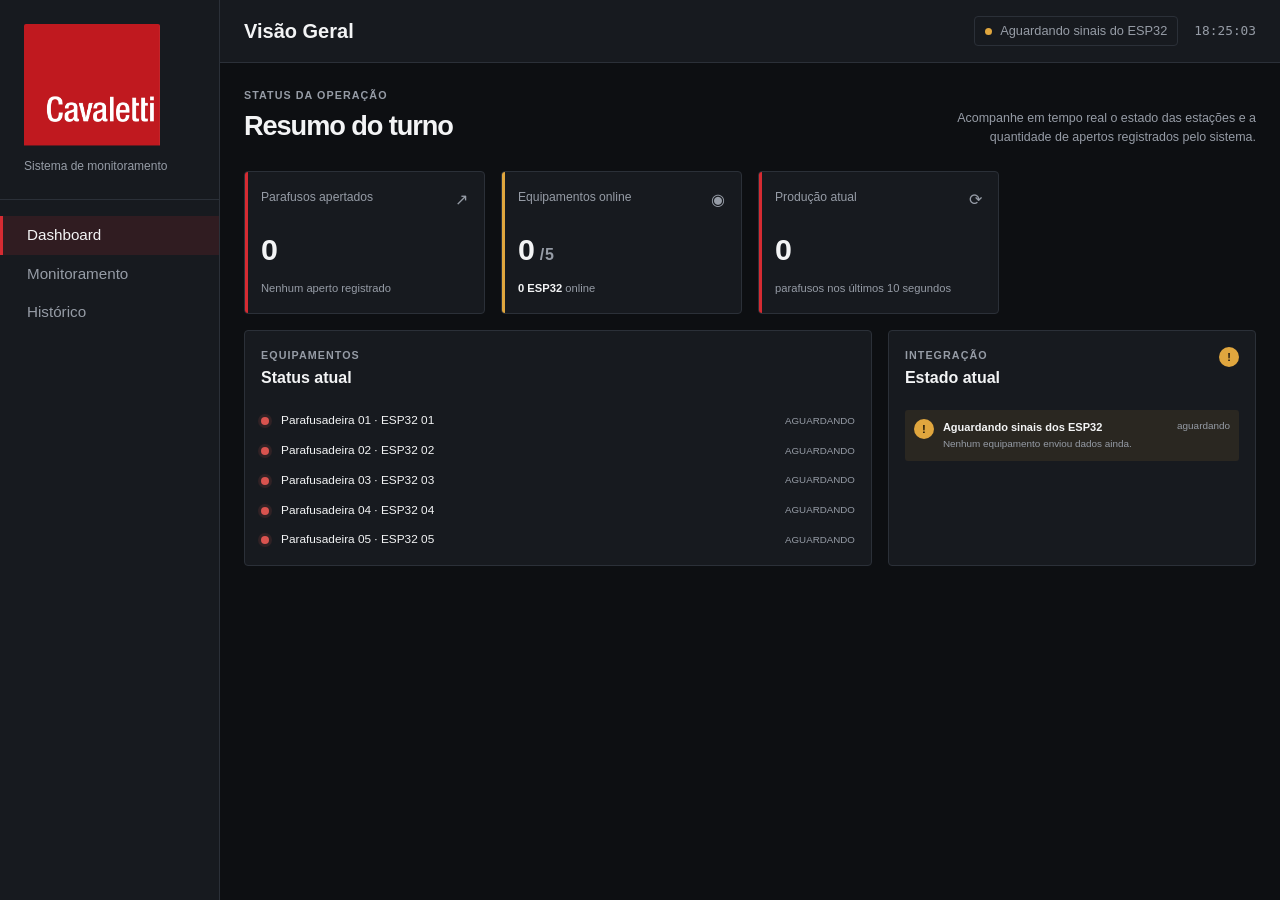
<file: index.html>
<!DOCTYPE html>
<html lang="pt-BR">

<head>

  <meta charset="UTF-8">

  <meta
    name="viewport"
    content="width=device-width, initial-scale=1.0"
  >

  <title>Cavalleti — Sistema de Monitoramento</title>

  <link rel="stylesheet" href="css/variables.css">
  <link rel="stylesheet" href="css/style.css">
  <link rel="stylesheet" href="css/dashboard.css">

</head>


<body>

  <div class="app">

    <!-- ==========================================
         SIDEBAR
         ========================================== -->

    <aside class="sidebar">

      <div class="sidebar__logo">

        <img
          src="assets/cavalleti-logo-mark.png"
          alt="Cavalleti"
        >

        <span>
          Sistema de monitoramento
        </span>

      </div>


      <nav>

        <ul>

          <li>

            <a href="index.html" class="ativo">
              Dashboard
            </a>

          </li>


          <li>

            <a href="monitoramento.html">
              Monitoramento
            </a>

          </li>


          <li>

            <a href="historico.html">
              Histórico
            </a>

          </li>

        </ul>

      </nav>

    </aside>


    <!-- ==========================================
         ÁREA PRINCIPAL
         ========================================== -->

    <div class="main">


      <!-- TOPBAR -->

      <header class="topbar">

        <h1>
          Visão Geral
        </h1>


        <div class="topbar__info">

          <span class="topbar__status">

            <i></i>

            Aguardando sinais do ESP32

          </span>


          <time id="relogio">
            --:--:--
          </time>

        </div>

      </header>


      <!-- ==========================================
           CONTEÚDO
           ========================================== -->

      <main class="content">


        <!-- INTRODUÇÃO -->

        <section class="introducao">

          <div>

            <p class="rotulo">
              STATUS DA OPERAÇÃO
            </p>

            <h2>
              Resumo do turno
            </h2>

          </div>


          <p>
            Acompanhe em tempo real o estado das
            estações e a quantidade de apertos
            registrados pelo sistema.
          </p>

        </section>


        <!-- ==========================================
             INDICADORES
             ========================================== -->

        <section
          class="cards-indicadores"
          aria-label="Indicadores principais"
        >


          <!-- TOTAL DE APERTOS -->

          <article
            class="card indicador indicador--azul"
          >

            <div class="indicador__cabecalho">

              <span>
                Parafusos apertados
              </span>

              <span>
                ↗
              </span>

            </div>


            <strong id="total-apertos">
              0
            </strong>


            <p id="descricao-apertos">
              Nenhum aperto registrado
            </p>

          </article>


          <!-- EQUIPAMENTOS ONLINE -->

          <article
            class="card indicador indicador--amarelo"
          >

            <div class="indicador__cabecalho">

              <span>
                Equipamentos online
              </span>

              <span>
                ◉
              </span>

            </div>


            <strong id="equipamentos-online">
              0 <small>/ 5</small>
            </strong>


            <p id="descricao-equipamentos">
              <b>0 ESP32</b> online
            </p>

          </article>


          <!-- APERTOS NOS ÚLTIMOS 10 SEGUNDOS -->

          <article
            class="card indicador indicador--azul"
          >

            <div class="indicador__cabecalho">

              <span>
                Produção atual
              </span>

              <span>
                ⟳
              </span>

            </div>


            <strong id="apertos-10-segundos">
              0
            </strong>


            <p>
              parafusos nos últimos 10 segundos
            </p>

          </article>

        </section>


        <!-- ==========================================
             PAINÉIS
             ========================================== -->

        <section class="painel-grid">


          <!-- ========================================
               EQUIPAMENTOS
               ======================================== -->

          <article class="card painel">


            <header class="painel__cabecalho">

              <div>

                <p class="rotulo">
                  EQUIPAMENTOS
                </p>

                <h3>
                  Status atual
                </h3>

              </div>

            </header>


            <div
              class="lista-equipamentos"
              id="lista-equipamentos"
            >

              <!--
                O JavaScript preencherá esta área.
              -->

              <div>

                <i class="status status--offline"></i>

                <span>
                  Parafusadeira 01 · ESP32 01
                </span>

                <small>
                  AGUARDANDO
                </small>

              </div>


              <div>

                <i class="status status--offline"></i>

                <span>
                  Parafusadeira 02 · ESP32 02
                </span>

                <small>
                  AGUARDANDO
                </small>

              </div>


              <div>

                <i class="status status--offline"></i>

                <span>
                  Parafusadeira 03 · ESP32 03
                </span>

                <small>
                  AGUARDANDO
                </small>

              </div>


              <div>

                <i class="status status--offline"></i>

                <span>
                  Parafusadeira 04 · ESP32 04
                </span>

                <small>
                  AGUARDANDO
                </small>

              </div>


              <div>

                <i class="status status--offline"></i>

                <span>
                  Parafusadeira 05 · ESP32 05
                </span>

                <small>
                  AGUARDANDO
                </small>

              </div>

            </div>

          </article>


          <!-- ========================================
               INTEGRAÇÃO
               ======================================== -->

          <article class="card painel">


            <header class="painel__cabecalho">

              <div>

                <p class="rotulo">
                  INTEGRAÇÃO
                </p>

                <h3>
                  Estado atual
                </h3>

              </div>


              <span
                class="contador-alerta"
                id="contador-alerta"
              >
                !
              </span>

            </header>


            <div
              class="lista-alertas"
              id="lista-alertas"
            >

              <div class="alerta alerta--amarelo">

                <b>!</b>

                <p>

                  <strong>
                    Aguardando sinais dos ESP32
                  </strong>

                  <span>
                    Nenhum equipamento enviou dados ainda.
                  </span>

                </p>

                <time>
                  aguardando
                </time>

              </div>

            </div>

          </article>


        </section>

      </main>

    </div>

  </div>


  <script src="/js/dashboard.js"></script>

</body>

</html>
</file>
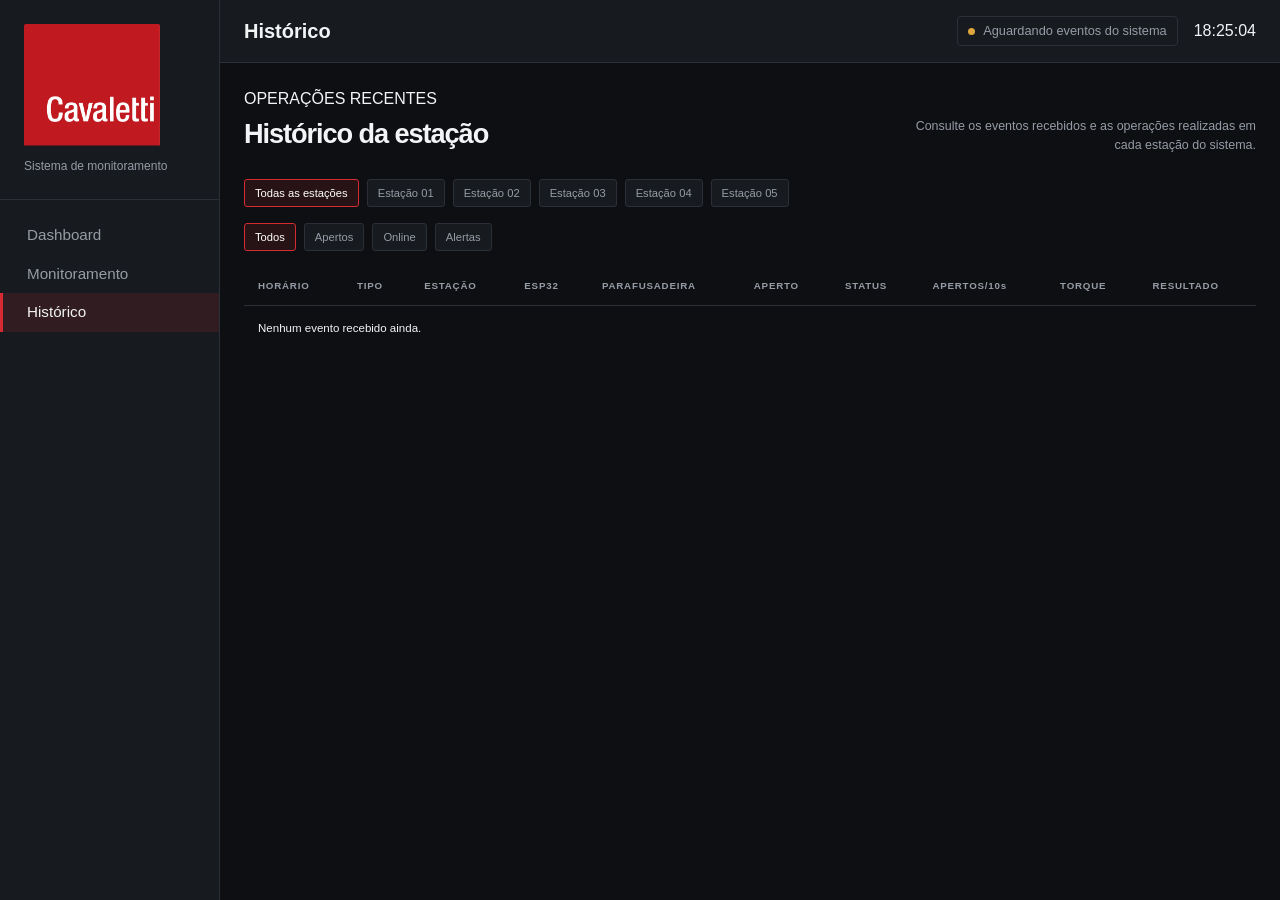
<file: historico.html>
<!DOCTYPE html>
<html lang="pt-BR">

<head>
  <meta charset="UTF-8">
  <meta name="viewport" content="width=device-width, initial-scale=1.0">

  <title>Cavalleti — Histórico de operações</title>

  <link rel="stylesheet" href="css/variables.css">
  <link rel="stylesheet" href="css/style.css">
  <link rel="stylesheet" href="css/pages.css">
</head>

<body>
  <div class="app">

    <aside class="sidebar">
      <div class="sidebar__logo">
        <img
          src="assets/cavalleti-logo-mark.png"
          alt="Cavalleti"
        >

        <span>Sistema de monitoramento</span>
      </div>

      <nav>
        <ul>
          <li>
            <a href="index.html">Dashboard</a>
          </li>

          <li>
            <a href="monitoramento.html">Monitoramento</a>
          </li>

          <li>
            <a href="historico.html" class="ativo">Histórico</a>
          </li>
        </ul>
      </nav>
    </aside>

    <div class="main">

      <header class="topbar">
        <h1>Histórico</h1>

        <div class="topbar__info">
          <span class="topbar__status">
            <i></i>
            Aguardando eventos do sistema
          </span>

          <time data-relogio>--:--:--</time>
        </div>
      </header>

      <main class="content">

        <section class="titulo-tela">
          <div>
            <p class="rotulo">OPERAÇÕES RECENTES</p>
            <h2>Histórico da estação</h2>
          </div>

          <p>
            Consulte os eventos recebidos e as operações
            realizadas em cada estação do sistema.
          </p>
        </section>

        <!-- ================================== -->
        <!-- ABAS DE ESTAÇÃO                    -->
        <!-- ================================== -->

        <div
          id="abas-estacao"
          class="filtros"
          aria-label="Selecionar estação"
        >

          <button
            class="filtro ativo"
            type="button"
            data-estacao="all"
          >
            Todas as estações
          </button>

          <button
            class="filtro"
            type="button"
            data-estacao="ESP32 01"
          >
            Estação 01
          </button>

          <button
            class="filtro"
            type="button"
            data-estacao="ESP32 02"
          >
            Estação 02
          </button>

          <button
            class="filtro"
            type="button"
            data-estacao="ESP32 03"
          >
            Estação 03
          </button>

          <button
            class="filtro"
            type="button"
            data-estacao="ESP32 04"
          >
            Estação 04
          </button>

          <button
            class="filtro"
            type="button"
            data-estacao="ESP32 05"
          >
            Estação 05
          </button>

        </div>

        <!-- ================================== -->
        <!-- FILTROS DE EVENTOS                 -->
        <!-- ================================== -->

        <div
          class="filtros"
          aria-label="Filtros de histórico"
        >

          <button
            class="filtro ativo"
            type="button"
            data-tipo-filtro="all"
          >
            Todos
          </button>

          <button
            class="filtro"
            type="button"
            data-tipo-filtro="tightening"
          >
            Apertos
          </button>

          <button
            class="filtro"
            type="button"
            data-tipo-filtro="online"
          >
            Online
          </button>

          <button
            class="filtro"
            type="button"
            data-tipo-filtro="alert"
          >
            Alertas
          </button>

        </div>

        <!-- ================================== -->
        <!-- TABELA DE HISTÓRICO                -->
        <!-- ================================== -->

        <section class="card tabela-wrap">

          <table class="tabela-historico">

            <thead>
              <tr>
                <th>HORÁRIO</th>
                <th>TIPO</th>
                <th>ESTAÇÃO</th>
                <th>ESP32</th>
                <th>PARAFUSADEIRA</th>
                <th>APERTO</th>
                <th>STATUS</th>
                <th>APERTOS/10s</th>
                <th>TORQUE</th>
                <th>RESULTADO</th>
              </tr>
            </thead>

            <tbody id="historico-corpo">
              <tr>
                <td colspan="10">
                  Nenhum evento recebido ainda.
                </td>
              </tr>
            </tbody>

          </table>

        </section>

      </main>
    </div>

  </div>

  <script src="/js/historico.js"></script>

</body>

</html>
</file>
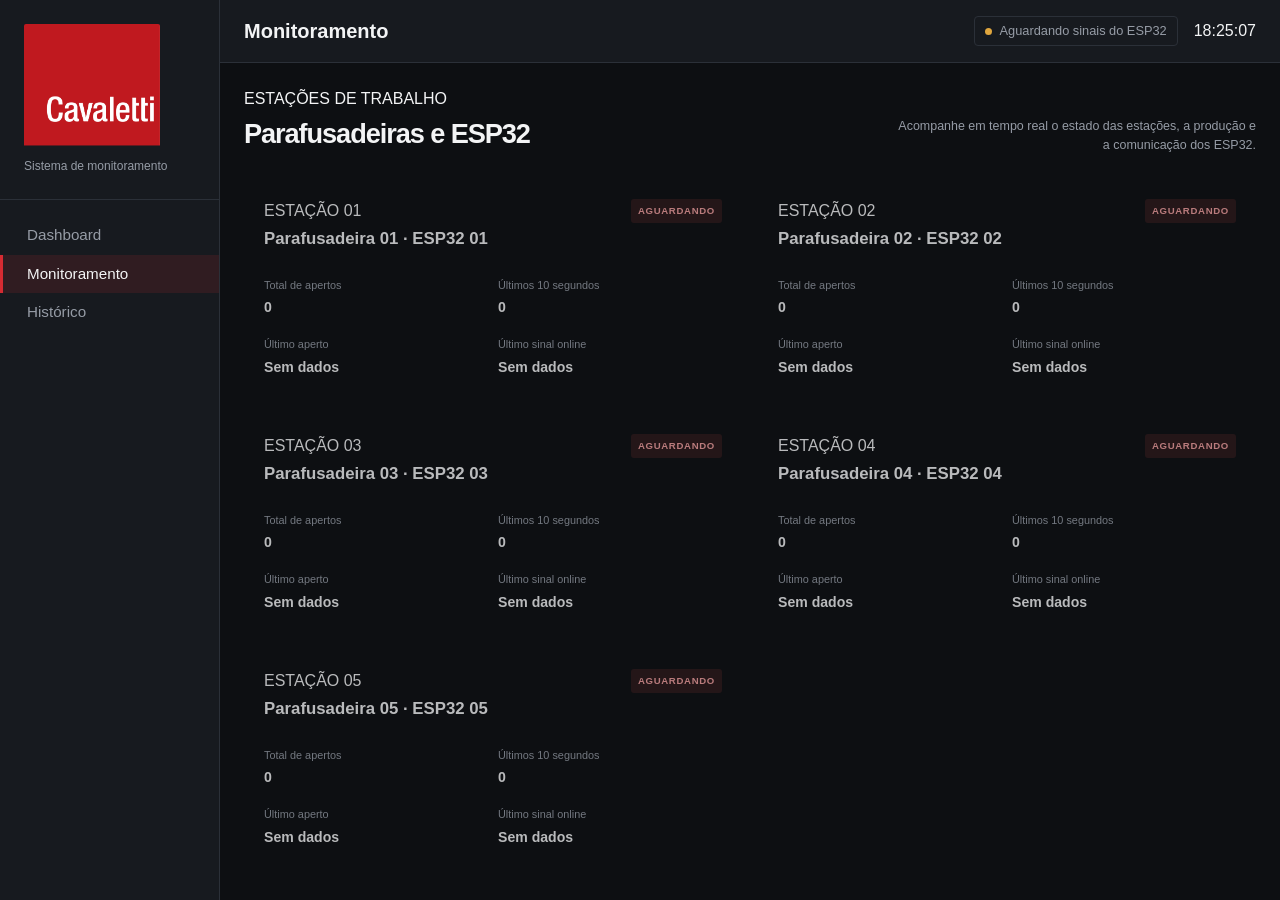
<file: monitoramento.html>
<!DOCTYPE html>
<html lang="pt-BR">

<head>

  <meta charset="UTF-8">

  <meta
    name="viewport"
    content="width=device-width, initial-scale=1.0"
  >

  <title>Cavalleti — Monitoramento de equipamentos</title>

  <link rel="stylesheet" href="css/variables.css">
  <link rel="stylesheet" href="css/style.css">
  <link rel="stylesheet" href="css/pages.css">

</head>


<body>

  <div class="app">


    <!-- ==========================================
         SIDEBAR
         ========================================== -->

    <aside class="sidebar">

      <div class="sidebar__logo">

        <img
          src="assets/cavalleti-logo-mark.png"
          alt="Cavalleti"
        >

        <span>
          Sistema de monitoramento
        </span>

      </div>


      <nav>

        <ul>

          <li>

            <a href="index.html">
              Dashboard
            </a>

          </li>


          <li>

            <a
              href="monitoramento.html"
              class="ativo"
            >
              Monitoramento
            </a>

          </li>


          <li>

            <a href="historico.html">
              Histórico
            </a>

          </li>

        </ul>

      </nav>

    </aside>


    <!-- ==========================================
         ÁREA PRINCIPAL
         ========================================== -->

    <div class="main">


      <!-- ==========================================
           TOPBAR
           ========================================== -->

      <header class="topbar">

        <h1>
          Monitoramento
        </h1>


        <div class="topbar__info">

          <span class="topbar__status">

            <i></i>

            Aguardando sinais do ESP32

          </span>


          <time data-relogio>
            --:--:--
          </time>

        </div>

      </header>


      <!-- ==========================================
           CONTEÚDO
           ========================================== -->

      <main class="content">


        <!-- ==========================================
             TÍTULO
             ========================================== -->

        <section class="titulo-tela">

          <div>

            <p class="rotulo">
              ESTAÇÕES DE TRABALHO
            </p>


            <h2>
              Parafusadeiras e ESP32
            </h2>

          </div>


          <p>
            Acompanhe em tempo real o estado das
            estações, a produção e a comunicação
            dos ESP32.
          </p>

        </section>


        <!-- ==========================================
             EQUIPAMENTOS
             ========================================== -->

        <section
          class="equipamentos-grid"
          id="equipamentos-grid"
        >


          <!-- ========================================
               ESTAÇÃO 01
               ======================================== -->

          <article
            class="card equipamento-card equipamento-card--offline"
          >

            <div class="equipamento-card__topo">

              <div>

                <p class="rotulo">
                  ESTAÇÃO 01
                </p>


                <h3>
                  Parafusadeira 01 · ESP32 01
                </h3>

              </div>


              <span
                class="status-texto status-texto--offline"
              >
                AGUARDANDO
              </span>

            </div>


            <div class="dados-equipamento">


              <div>

                <span>
                  Total de apertos
                </span>

                <b>
                  0
                </b>

              </div>


              <div>

                <span>
                  Últimos 10 segundos
                </span>

                <b>
                  0
                </b>

              </div>


              <div>

                <span>
                  Último aperto
                </span>

                <b>
                  Sem dados
                </b>

              </div>


              <div>

                <span>
                  Último sinal online
                </span>

                <b>
                  Sem dados
                </b>

              </div>

            </div>

          </article>


          <!-- ========================================
               ESTAÇÃO 02
               ======================================== -->

          <article
            class="card equipamento-card equipamento-card--offline"
          >

            <div class="equipamento-card__topo">

              <div>

                <p class="rotulo">
                  ESTAÇÃO 02
                </p>


                <h3>
                  Parafusadeira 02 · ESP32 02
                </h3>

              </div>


              <span
                class="status-texto status-texto--offline"
              >
                AGUARDANDO
              </span>

            </div>


            <div class="dados-equipamento">

              <div>

                <span>
                  Total de apertos
                </span>

                <b>
                  0
                </b>

              </div>


              <div>

                <span>
                  Últimos 10 segundos
                </span>

                <b>
                  0
                </b>

              </div>


              <div>

                <span>
                  Último aperto
                </span>

                <b>
                  Sem dados
                </b>

              </div>


              <div>

                <span>
                  Último sinal online
                </span>

                <b>
                  Sem dados
                </b>

              </div>

            </div>

          </article>


          <!-- ========================================
               ESTAÇÃO 03
               ======================================== -->

          <article
            class="card equipamento-card equipamento-card--offline"
          >

            <div class="equipamento-card__topo">

              <div>

                <p class="rotulo">
                  ESTAÇÃO 03
                </p>


                <h3>
                  Parafusadeira 03 · ESP32 03
                </h3>

              </div>


              <span
                class="status-texto status-texto--offline"
              >
                AGUARDANDO
              </span>

            </div>


            <div class="dados-equipamento">

              <div>

                <span>
                  Total de apertos
                </span>

                <b>
                  0
                </b>

              </div>


              <div>

                <span>
                  Últimos 10 segundos
                </span>

                <b>
                  0
                </b>

              </div>


              <div>

                <span>
                  Último aperto
                </span>

                <b>
                  Sem dados
                </b>

              </div>


              <div>

                <span>
                  Último sinal online
                </span>

                <b>
                  Sem dados
                </b>

              </div>

            </div>

          </article>


          <!-- ========================================
               ESTAÇÃO 04
               ======================================== -->

          <article
            class="card equipamento-card equipamento-card--offline"
          >

            <div class="equipamento-card__topo">

              <div>

                <p class="rotulo">
                  ESTAÇÃO 04
                </p>


                <h3>
                  Parafusadeira 04 · ESP32 04
                </h3>

              </div>


              <span
                class="status-texto status-texto--offline"
              >
                AGUARDANDO
              </span>

            </div>


            <div class="dados-equipamento">

              <div>

                <span>
                  Total de apertos
                </span>

                <b>
                  0
                </b>

              </div>


              <div>

                <span>
                  Últimos 10 segundos
                </span>

                <b>
                  0
                </b>

              </div>


              <div>

                <span>
                  Último aperto
                </span>

                <b>
                  Sem dados
                </b>

              </div>


              <div>

                <span>
                  Último sinal online
                </span>

                <b>
                  Sem dados
                </b>

              </div>

            </div>

          </article>


          <!-- ========================================
               ESTAÇÃO 05
               ======================================== -->

          <article
            class="card equipamento-card equipamento-card--offline"
          >

            <div class="equipamento-card__topo">

              <div>

                <p class="rotulo">
                  ESTAÇÃO 05
                </p>


                <h3>
                  Parafusadeira 05 · ESP32 05
                </h3>

              </div>


              <span
                class="status-texto status-texto--offline"
              >
                AGUARDANDO
              </span>

            </div>


            <div class="dados-equipamento">

              <div>

                <span>
                  Total de apertos
                </span>

                <b>
                  0
                </b>

              </div>


              <div>

                <span>
                  Últimos 10 segundos
                </span>

                <b>
                  0
                </b>

              </div>


              <div>

                <span>
                  Último aperto
                </span>

                <b>
                  Sem dados
                </b>

              </div>


              <div>

                <span>
                  Último sinal online
                </span>

                <b>
                  Sem dados
                </b>

              </div>

            </div>

          </article>


        </section>

      </main>

    </div>

  </div>


  <script src="/js/monitoramento.js"></script>

</body>

</html>
</file>
<file: css/variables.css>
/*
  variables.css
  Todas as cores, fontes e medidas do sistema ficam aqui.
  Quando a identidade visual da Cavalleti for definida,
  só este arquivo precisa mudar — o resto do CSS não sabe
  o valor exato das cores, só o nome da variável.
*/

:root {
  /* --- Cores de fundo --- */
  --cor-fundo: #0d0f12;          /* grafite quase preto */
  --cor-fundo-elevado: #171a1f;  /* sidebar, cards, topbar */
  --cor-fundo-suave: #1d2127;    /* áreas de apoio */
  --cor-borda: #2b3038;          /* linhas divisórias e contornos de card */

  /* --- Cores de texto --- */
  --cor-texto: #f3f4f5;          /* texto principal */
  --cor-texto-secundario: #969ca6; /* legendas, timestamps, texto de apoio */

  /* --- Cor de marca / interação (provisória) --- */
  --cor-primaria: #d52b32;       /* vermelho provisório inspirado na marca Cavaletti */
  --cor-primaria-clara: #f04c52;
  --cor-primaria-escura: #921d25;
  --cor-primaria-suave: rgba(213, 43, 50, 0.13);

  /* --- Cores de status (uso reservado só para status) --- */
  --cor-sucesso: #46b876;        /* online / correto / dentro do esperado */
  --cor-alerta: #e0a63e;         /* atenção / próximo do limite */
  --cor-erro: #d9534f;           /* offline / incorreto / fora do esperado */
  --cor-roxo: #9b79d4;           /* apenas para diferenciar um indicador secundário */

  /* --- Tipografia --- */
  --fonte-base: -apple-system, "Segoe UI", Roboto, Arial, sans-serif;
  --fonte-mono: ui-monospace, "SFMono-Regular", "Consolas", monospace;

  /* --- Medidas --- */
  --largura-sidebar: 220px;
  --raio-borda: 4px;
  --espaco-sm: 8px;
  --espaco-md: 16px;
  --espaco-lg: 24px;
}
</file>
<file: css/style.css>
/*
  style.css
  Layout base do sistema: reset + estrutura de sidebar/topbar.
  Estilos específicos de cada tela (cards do dashboard, gráficos,
  etc.) ficam em arquivos separados, como dashboard.css.
*/

/* Reset simples */
* {
  box-sizing: border-box;
  margin: 0;
  padding: 0;
}

body {
  font-family: var(--fonte-base);
  background-color: var(--cor-fundo);
  color: var(--cor-texto);
  line-height: 1.5;
}

a {
  color: inherit;
  text-decoration: none;
}

/* Estrutura geral: sidebar fixa + área principal */
.app {
  display: grid;
  grid-template-columns: var(--largura-sidebar) 1fr;
  min-height: 100vh;
}

/* --- Sidebar --- */
.sidebar {
  background-color: var(--cor-fundo-elevado);
  border-right: 1px solid var(--cor-borda);
  padding: var(--espaco-lg) 0;
  display: flex;
  flex-direction: column;
}

.sidebar__logo {
  padding: 0 var(--espaco-lg) var(--espaco-lg) var(--espaco-lg);
  font-weight: 600;
  font-size: 1.1rem;
  border-bottom: 1px solid var(--cor-borda);
  margin-bottom: var(--espaco-md);
}

.sidebar__logo img {
  display: block;
  width: 136px;
  max-width: 100%;
  border-radius: 2px;
  margin-bottom: 9px;
}

.sidebar__logo span {
  display: block;
  font-size: 0.75rem;
  font-weight: 400;
  color: var(--cor-texto-secundario);
  margin-top: 2px;
}

.sidebar nav ul {
  list-style: none;
}

.sidebar nav li a {
  display: block;
  padding: var(--espaco-sm) var(--espaco-lg);
  color: var(--cor-texto-secundario);
  border-left: 3px solid transparent;
  font-size: 0.95rem;
}

.sidebar nav li a:hover {
  color: var(--cor-texto);
}

.sidebar nav li a.ativo {
  color: var(--cor-texto);
  border-left-color: var(--cor-primaria);
  background-color: var(--cor-primaria-suave);
}

.sidebar nav li a.desabilitado {
  color: #555f6b;
  cursor: default;
}

.controle-apresentacao button {
  border: 1px solid var(--cor-primaria);
  border-radius: var(--raio-borda);
  padding: 5px 9px;
  color: #fff;
  background: var(--cor-primaria-suave);
  font-size: .67rem;
  font-weight: 600;
  white-space: nowrap;
}

.controle-apresentacao button:hover,
.controle-apresentacao button.ativo {
  background: var(--cor-primaria);
}

.controle-apresentacao button:disabled { cursor: not-allowed; opacity: .55; }

.botao-atualizar {
  border: 1px solid var(--cor-borda);
  border-radius: var(--raio-borda);
  padding: 4px 8px;
  color: var(--cor-texto-secundario);
  background: transparent;
  font-size: .68rem;
}

.botao-atualizar:hover { border-color: var(--cor-primaria); color: var(--cor-texto); }

/* --- Área principal --- */
.main {
  display: flex;
  flex-direction: column;
}

.topbar {
  background-color: var(--cor-fundo-elevado);
  border-bottom: 1px solid var(--cor-borda);
  padding: var(--espaco-md) var(--espaco-lg);
  display: flex;
  align-items: center;
  justify-content: space-between;
}

.topbar h1 {
  font-size: 1.25rem;
  font-weight: 600;
}

.topbar__info {
  display: flex;
  align-items: center;
  gap: var(--espaco-md);
}

.topbar__status {
  font-size: 0.8rem;
  color: var(--cor-texto-secundario);
  border: 1px solid var(--cor-borda);
  border-radius: var(--raio-borda);
  padding: 4px 10px;
}

.topbar__status i {
  display: inline-block;
  width: 7px;
  height: 7px;
  margin-right: 5px;
  border-radius: 50%;
  background: var(--cor-alerta);
}

.content {
  padding: var(--espaco-lg);
  flex: 1;
}

/* --- Responsivo: em telas estreitas (tablet retrato), sidebar vira topo --- */
@media (max-width: 900px) {
  .app {
    grid-template-columns: 1fr;
  }

  .sidebar {
    flex-direction: row;
    align-items: center;
    overflow-x: auto;
    border-right: none;
    border-bottom: 1px solid var(--cor-borda);
    padding: var(--espaco-sm);
  }

  .sidebar__logo {
    display: none;
  }

  .sidebar nav ul {
    display: flex;
  }

  .sidebar nav li a {
    border-left: none;
    border-bottom: 3px solid transparent;
    white-space: nowrap;
  }

  .sidebar nav li a.ativo {
    border-left-color: transparent;
    border-bottom-color: var(--cor-primaria);
  }

}

@media (max-width: 600px) {
  .topbar__info { gap: 6px; }
  .topbar time { display: none; }
  .controle-apresentacao button,
  .botao-atualizar { padding: 5px 7px; font-size: .62rem; }
}
</file>
<file: css/dashboard.css>
/* Componentes exclusivos da Visão Geral. */

.topbar__info { display: flex; align-items: center; gap: var(--espaco-md); }
.topbar__status i { display: inline-block; width: 7px; height: 7px; margin-right: 5px; border-radius: 50%; background: var(--cor-alerta); }
.topbar time { color: var(--cor-texto-secundario); font-family: var(--fonte-mono); font-size: .8rem; }

.introducao { display: flex; align-items: end; justify-content: space-between; gap: var(--espaco-md); margin-bottom: var(--espaco-lg); }
.rotulo { color: var(--cor-texto-secundario); font-size: .67rem; font-weight: 700; letter-spacing: .1em; }
.introducao h2 { margin-top: 3px; font-size: 1.7rem; letter-spacing: -.04em; }
.introducao > p { max-width: 330px; color: var(--cor-texto-secundario); font-size: .78rem; text-align: right; }

.cards-indicadores { display: grid; grid-template-columns: repeat(4, minmax(0, 1fr)); gap: var(--espaco-md); }
.card { background: var(--cor-fundo-elevado); border: 1px solid var(--cor-borda); border-radius: var(--raio-borda); }
.indicador { position: relative; overflow: hidden; min-height: 142px; padding: var(--espaco-md); }
.indicador::before { content: ""; position: absolute; inset: 0 auto 0 0; width: 3px; }
.indicador--azul::before { background: var(--cor-primaria); }.indicador--verde::before { background: var(--cor-sucesso); }.indicador--amarelo::before { background: var(--cor-alerta); }.indicador--roxo::before { background: var(--cor-roxo); }
.indicador__cabecalho { display: flex; justify-content: space-between; color: var(--cor-texto-secundario); font-size: .76rem; }.indicador__cabecalho span:last-child { font-size: 1rem; }
.indicador strong { display: block; margin: 15px 0 8px; font-size: 1.9rem; letter-spacing: -.06em; }.indicador strong small { color: var(--cor-texto-secundario); font-size: 1rem; }.indicador p { color: var(--cor-texto-secundario); font-size: .7rem; }.indicador p b { color: var(--cor-texto); }

.painel-grid { display: grid; grid-template-columns: minmax(0, 1.45fr) minmax(300px, .85fr); gap: var(--espaco-md); margin-top: var(--espaco-md); }.painel { min-height: 230px; padding: var(--espaco-md); }.painel__cabecalho { display: flex; align-items: flex-start; justify-content: space-between; gap: var(--espaco-sm); }.painel h3, .resultado-teste h3 { margin-top: 3px; font-size: 1rem; }.legenda { color: var(--cor-texto-secundario); font-size: .66rem; }.legenda i { display: inline-block; width: 7px; height: 7px; border-radius: 2px; background: var(--cor-primaria); }

.grafico-barras { display: flex; align-items: end; justify-content: space-between; height: 158px; margin-top: 25px; padding: 0 8px; border-bottom: 1px solid var(--cor-borda); background: repeating-linear-gradient(to bottom, transparent 0, transparent 51px, rgba(255,255,255,.04) 52px); }.barra { height: 100%; width: 7%; display: flex; flex-direction: column; justify-content: end; align-items: center; gap: 7px; }.barra span { display: block; width: 100%; min-height: 6px; border-radius: 4px 4px 0 0; background: linear-gradient(180deg, var(--cor-primaria-clara), var(--cor-primaria-escura)); transition: height .3s; }.barra:hover span { filter: brightness(1.2); }.barra small { position: relative; top: 20px; color: var(--cor-texto-secundario); font-size: .62rem; }
.grafico-vazio { align-items: center; justify-content: center; border: 1px dashed var(--cor-borda); background: var(--cor-fundo-suave); }.grafico-vazio p { max-width: 280px; color: var(--cor-texto-secundario); font-size: .74rem; line-height: 1.6; text-align: center; }

.qualidade-conteudo { display: flex; align-items: center; justify-content: center; gap: 28px; height: 172px; }.grafico-rosca { position: relative; width: 124px; height: 124px; border-radius: 50%; background: conic-gradient(var(--cor-sucesso) 0 98.7%, var(--cor-erro) 98.7% 100%); }.grafico-rosca::after { content: ""; position: absolute; inset: 12px; border-radius: 50%; background: var(--cor-fundo-elevado); }.grafico-rosca div { position: absolute; z-index: 1; inset: 0; display: flex; flex-direction: column; justify-content: center; align-items: center; }.grafico-rosca strong { font-size: 1.1rem; }.grafico-rosca span { color: var(--cor-texto-secundario); font-size: .63rem; }.legenda-qualidade { display: grid; gap: 13px; }.legenda-qualidade p { display: grid; grid-template-columns: 8px 1fr auto; align-items: center; gap: 7px; color: var(--cor-texto-secundario); font-size: .7rem; }.legenda-qualidade i { width: 8px; height: 8px; border-radius: 50%; }.legenda-qualidade .correto { background: var(--cor-sucesso); }.legenda-qualidade .incorreto { background: var(--cor-erro); }.legenda-qualidade b { color: var(--cor-texto); }
.grafico-rosca-vazio { background: conic-gradient(var(--cor-borda) 0 100%); }

.lista-equipamentos { display: grid; gap: 12px; margin-top: 22px; }.lista-equipamentos div { display: grid; grid-template-columns: 12px 1fr auto; gap: 8px; align-items: center; font-size: .74rem; }.lista-equipamentos small { color: var(--cor-texto-secundario); font-size: .61rem; }.status { width: 8px; height: 8px; border-radius: 50%; }.status--online { background: var(--cor-sucesso); box-shadow: 0 0 0 3px rgba(70,184,118,.13); }.status--alerta { background: var(--cor-alerta); box-shadow: 0 0 0 3px rgba(224,166,62,.13); }
.status--offline { background: var(--cor-erro); box-shadow: 0 0 0 3px rgba(217,83,79,.13); }
.contador-alerta { display: grid; place-items: center; width: 20px; height: 20px; border-radius: 50%; color: #1b1510; background: var(--cor-alerta); font-size: .68rem; font-weight: 700; }.lista-alertas { display: grid; gap: 9px; margin-top: 20px; }.alerta { display: grid; grid-template-columns: 20px 1fr auto; align-items: start; gap: 9px; padding: 9px; border-radius: 3px; }.alerta b { display: grid; place-items: center; width: 20px; height: 20px; border-radius: 50%; font-size: .72rem; }.alerta p { display: grid; gap: 1px; font-size: .69rem; }.alerta p span, .alerta time { color: var(--cor-texto-secundario); font-size: .62rem; }.alerta--amarelo { background: rgba(224,166,62,.09); }.alerta--amarelo b { color: #211907; background: var(--cor-alerta); }.alerta--azul { background: var(--cor-primaria-suave); }.alerta--azul b { color: #fff; background: var(--cor-primaria); }

.resultado-teste { display: grid; grid-template-columns: 36px 1fr auto; align-items: center; gap: var(--espaco-md); margin-top: var(--espaco-md); padding: 18px; border-color: var(--cor-primaria-escura); background: linear-gradient(100deg, #281518, var(--cor-fundo-elevado)); }.resultado-teste__icone { display: grid; place-items: center; width: 36px; height: 36px; border-radius: 50%; color: #ffe2e3; background: var(--cor-primaria); font-size: 1.2rem; }.resultado-teste p:not(.rotulo) { max-width: 620px; margin-top: 4px; color: var(--cor-texto-secundario); font-size: .72rem; }.resultado-teste > span { border: 1px solid var(--cor-primaria-escura); border-radius: 3px; padding: 4px 6px; color: #ffbfc2; font-size: .6rem; font-weight: 700; letter-spacing: .07em; }

@media (max-width: 1100px) { .cards-indicadores { grid-template-columns: repeat(2, 1fr); }.painel-grid { grid-template-columns: 1fr; }.painel--qualidade { min-height: 220px; } }
@media (max-width: 600px) { .topbar__status { display: none; }.introducao { align-items: flex-start; flex-direction: column; }.introducao > p { text-align: left; }.cards-indicadores { grid-template-columns: 1fr; }.qualidade-conteudo { justify-content: flex-start; }.resultado-teste { grid-template-columns: 36px 1fr; }.resultado-teste > span { display: none; } }
</file>
<file: css/pages.css>
/* Componentes das telas de detalhe: todos usam os mesmos tokens de variables.css. */

.titulo-tela { display: flex; justify-content: space-between; align-items: end; gap: var(--espaco-md); margin-bottom: var(--espaco-lg); }
.titulo-tela h2 { margin-top: 3px; font-size: 1.7rem; letter-spacing: -.04em; }.titulo-tela > p { max-width: 360px; color: var(--cor-texto-secundario); font-size: .78rem; text-align: right; }.tag-fonte { padding: 5px 7px; border: 1px solid var(--cor-primaria-escura); border-radius: 3px; color: #ffc2c5; background: var(--cor-primaria-suave); font-size: .6rem; font-weight: 700; letter-spacing: .08em; white-space: nowrap; }

.equipamentos-grid { display: grid; grid-template-columns: repeat(2, minmax(0, 1fr)); gap: var(--espaco-md); }.equipamento-card { padding: 20px; }.equipamento-card--offline { opacity: .75; }.equipamento-card__topo { display: flex; justify-content: space-between; align-items: start; gap: var(--espaco-sm); }.equipamento-card h3 { margin-top: 3px; font-size: 1.05rem; }.status-texto { border-radius: 3px; padding: 5px 7px; font-size: .6rem; font-weight: 700; letter-spacing: .07em; }.status-texto--online { color: #92e5b2; background: rgba(70, 184, 118, .15); }.status-texto--atencao { color: #f1cb81; background: rgba(224, 166, 62, .15); }.status-texto--offline { color: #f3a0a0; background: rgba(217, 83, 79, .15); }.dados-equipamento { display: grid; grid-template-columns: 1fr 1fr; gap: 18px 10px; margin-top: 26px; }.dados-equipamento span { display: block; color: var(--cor-texto-secundario); font-size: .68rem; }.dados-equipamento b { display: block; margin-top: 4px; font-size: .88rem; }.dados-equipamento b small { color: var(--cor-texto-secundario); font-weight: 400; }.aviso-equipamento { margin-top: 22px; padding: 9px 10px; border-left: 2px solid var(--cor-alerta); color: var(--cor-texto-secundario); background: rgba(224, 166, 62, .07); font-size: .68rem; }

.faixa-teste { display: flex; align-items: center; gap: 10px; margin-bottom: var(--espaco-md); padding: 12px 14px; border: 1px solid var(--cor-primaria-escura); background: var(--cor-primaria-suave); color: #eec7c9; font-size: .75rem; }.faixa-teste strong { color: #fff; }.faixa-teste i { display: grid; place-items: center; flex: 0 0 22px; width: 22px; height: 22px; border-radius: 50%; color: white; background: var(--cor-primaria); font-style: normal; }
.torque-resumo { display: grid; grid-template-columns: repeat(3, 1fr); gap: var(--espaco-md); }.torque-card { min-height: 154px; padding: 19px; }.torque-card > span { color: var(--cor-texto-secundario); font-size: .72rem; }.torque-card strong { display: block; margin: 15px 0 6px; font-size: 1.85rem; letter-spacing: -.06em; }.torque-card strong small { color: var(--cor-texto-secundario); font-size: .9rem; }.torque-card p { color: var(--cor-texto-secundario); font-size: .68rem; }.torque-card--destaque { border-color: var(--cor-primaria-escura); background: linear-gradient(135deg, #281518, var(--cor-fundo-elevado)); }.torque-card--destaque strong { color: #ff6a70; }
.grafico-linha-simples { position: relative; height: 210px; margin-top: 26px; border-bottom: 1px solid var(--cor-borda); background: repeating-linear-gradient(to bottom, transparent 0, transparent 51px, rgba(255,255,255,.04) 52px); }.grafico-linha-simples svg { width: 100%; height: 100%; overflow: visible; }.grafico-linha-simples polyline { fill: none; stroke: var(--cor-primaria-clara); stroke-width: 3; stroke-linejoin: round; stroke-linecap: round; }.grafico-linha-simples circle { fill: var(--cor-fundo-elevado); stroke: var(--cor-primaria-clara); stroke-width: 3; }.grafico-linha-simples text { fill: var(--cor-texto-secundario); font: 10px var(--fonte-base); }
.comparacao-card { display: grid; grid-template-columns: 1fr auto 1fr; align-items: center; gap: var(--espaco-md); margin-top: var(--espaco-md); padding: 25px; }.comparacao-card > div > span { color: var(--cor-texto-secundario); font-size: .7rem; }.comparacao-card strong { display: block; margin-top: 5px; font-size: 2rem; letter-spacing: -.06em; }.comparacao-card strong small { color: var(--cor-texto-secundario); font-size: .85rem; }.comparacao-card .depois strong { color: var(--cor-sucesso); }.seta-comparacao { color: var(--cor-primaria-clara); font-size: 1.6rem; }

.caixa-grid { display: grid; grid-template-columns: minmax(300px, .8fr) minmax(320px, 1.2fr); gap: var(--espaco-md); }.caixa-visual { min-height: 405px; padding: 20px; text-align: center; }.caixa-visual .rotulo { text-align: left; }.estado-caixa { display: inline-block; margin: 8px 0 15px; padding: 5px 8px; border-radius: 12px; color: #92e5b2; background: rgba(70, 184, 118, .15); font-size: .65rem; font-weight: 700; }.estado-caixa i { display: inline-block; width: 7px; height: 7px; margin-right: 5px; border-radius: 50%; background: var(--cor-sucesso); }.desenho-caixa { position: relative; width: 180px; height: 220px; overflow: hidden; margin: 0 auto; border: 7px solid #5e6672; border-top: 0; border-radius: 0 0 18px 18px; background: #20242b; }.desenho-caixa::before { content: ""; position: absolute; z-index: 2; top: 0; left: -13px; width: 192px; height: 15px; border: 6px solid #5e6672; border-bottom: 0; border-radius: 20px 20px 0 0; }.nivel-caixa { position: absolute; inset: auto 0 0; height: 73%; background: linear-gradient(135deg, var(--cor-primaria-escura), var(--cor-primaria-clara)); }.desenho-caixa > span { position: absolute; z-index: 3; inset: 0; display: grid; place-items: center; font-family: var(--fonte-mono); font-size: 1.8rem; font-weight: 700; }.quantidade-caixa { margin-top: 16px; color: var(--cor-texto-secundario); font-size: .85rem; }.quantidade-caixa strong { color: var(--cor-texto); font-size: 1.2rem; }.caixa-detalhes { padding: 27px; }.caixa-detalhes h3 { margin: 4px 0 30px; }.progresso { height: 11px; overflow: hidden; margin-bottom: 25px; border-radius: 10px; background: var(--cor-borda); }.progresso span { display: block; width: 73%; height: 100%; border-radius: inherit; background: linear-gradient(90deg, var(--cor-primaria-escura), var(--cor-primaria-clara)); }.linha-detalhe { display: flex; justify-content: space-between; gap: var(--espaco-md); padding: 14px 0; border-bottom: 1px solid var(--cor-borda); color: var(--cor-texto-secundario); font-size: .76rem; }.linha-detalhe b { color: var(--cor-texto); }.linha-detalhe small { color: var(--cor-texto-secundario); font-weight: 400; }.caixa-aviso { display: flex; gap: 10px; margin-top: 20px; padding: 11px; background: rgba(70, 184, 118, .1); color: #a3dbb7; font-size: .69rem; }.caixa-aviso b { color: white; }.caixa-aviso i { color: var(--cor-sucesso); font-style: normal; font-size: .9rem; }

.filtros { display: flex; align-items: center; gap: 8px; margin-bottom: var(--espaco-md); }.filtro { border: 1px solid var(--cor-borda); border-radius: 3px; padding: 7px 10px; color: var(--cor-texto-secundario); background: var(--cor-fundo-elevado); font-size: .7rem; }.filtro.ativo, .filtro:hover { border-color: var(--cor-primaria); color: #fff; background: var(--cor-primaria-suave); }.tabela-wrap { overflow-x: auto; }.tabela-historico { width: 100%; border-collapse: collapse; text-align: left; font-size: .72rem; }.tabela-historico th { padding: 12px 14px; color: var(--cor-texto-secundario); font-size: .61rem; letter-spacing: .08em; }.tabela-historico td { padding: 14px; border-top: 1px solid var(--cor-borda); }.tabela-historico time { color: var(--cor-texto-secundario); font-family: var(--fonte-mono); font-size: .67rem; }.resultado { padding: 4px 6px; border-radius: 3px; font-size: .58rem; font-weight: 700; letter-spacing: .06em; }.resultado--ok { color: #92e5b2; background: rgba(70,184,118,.15); }.resultado--erro { color: #f3a0a0; background: rgba(217,83,79,.15); }.evento-info { color: #ffc2c5; }

@media (max-width: 900px) { .equipamentos-grid, .caixa-grid { grid-template-columns: 1fr; }.torque-resumo { grid-template-columns: 1fr; } }
@media (max-width: 600px) { .titulo-tela { align-items: flex-start; flex-direction: column; }.titulo-tela > p { text-align: left; }.equipamentos-grid { grid-template-columns: 1fr; }.comparacao-card { padding: 18px; gap: 10px; }.comparacao-card strong { font-size: 1.5rem; }.seta-comparacao { font-size: 1.1rem; }.filtros { flex-wrap: wrap; }.caixa-detalhes { padding: 20px; } }

/* Estados sem dados reais: evitam que o protótipo pareça uma medição confirmada. */
.painel-sem-dados { min-height: 165px; }
.painel-sem-dados > p { max-width: 520px; margin: 25px 0 0; color: var(--cor-texto-secundario); font-size: .75rem; line-height: 1.65; }
.estado-caixa--offline { color: #f3a0a0; background: rgba(217, 83, 79, .15); }
.estado-caixa--offline i { background: var(--cor-erro); }
.desenho-caixa--vazia .nivel-caixa { height: 0; }
.caixa-aviso { background: rgba(224, 166, 62, .1); color: #eed69e; }
.caixa-aviso i { color: var(--cor-alerta); }
</file>
